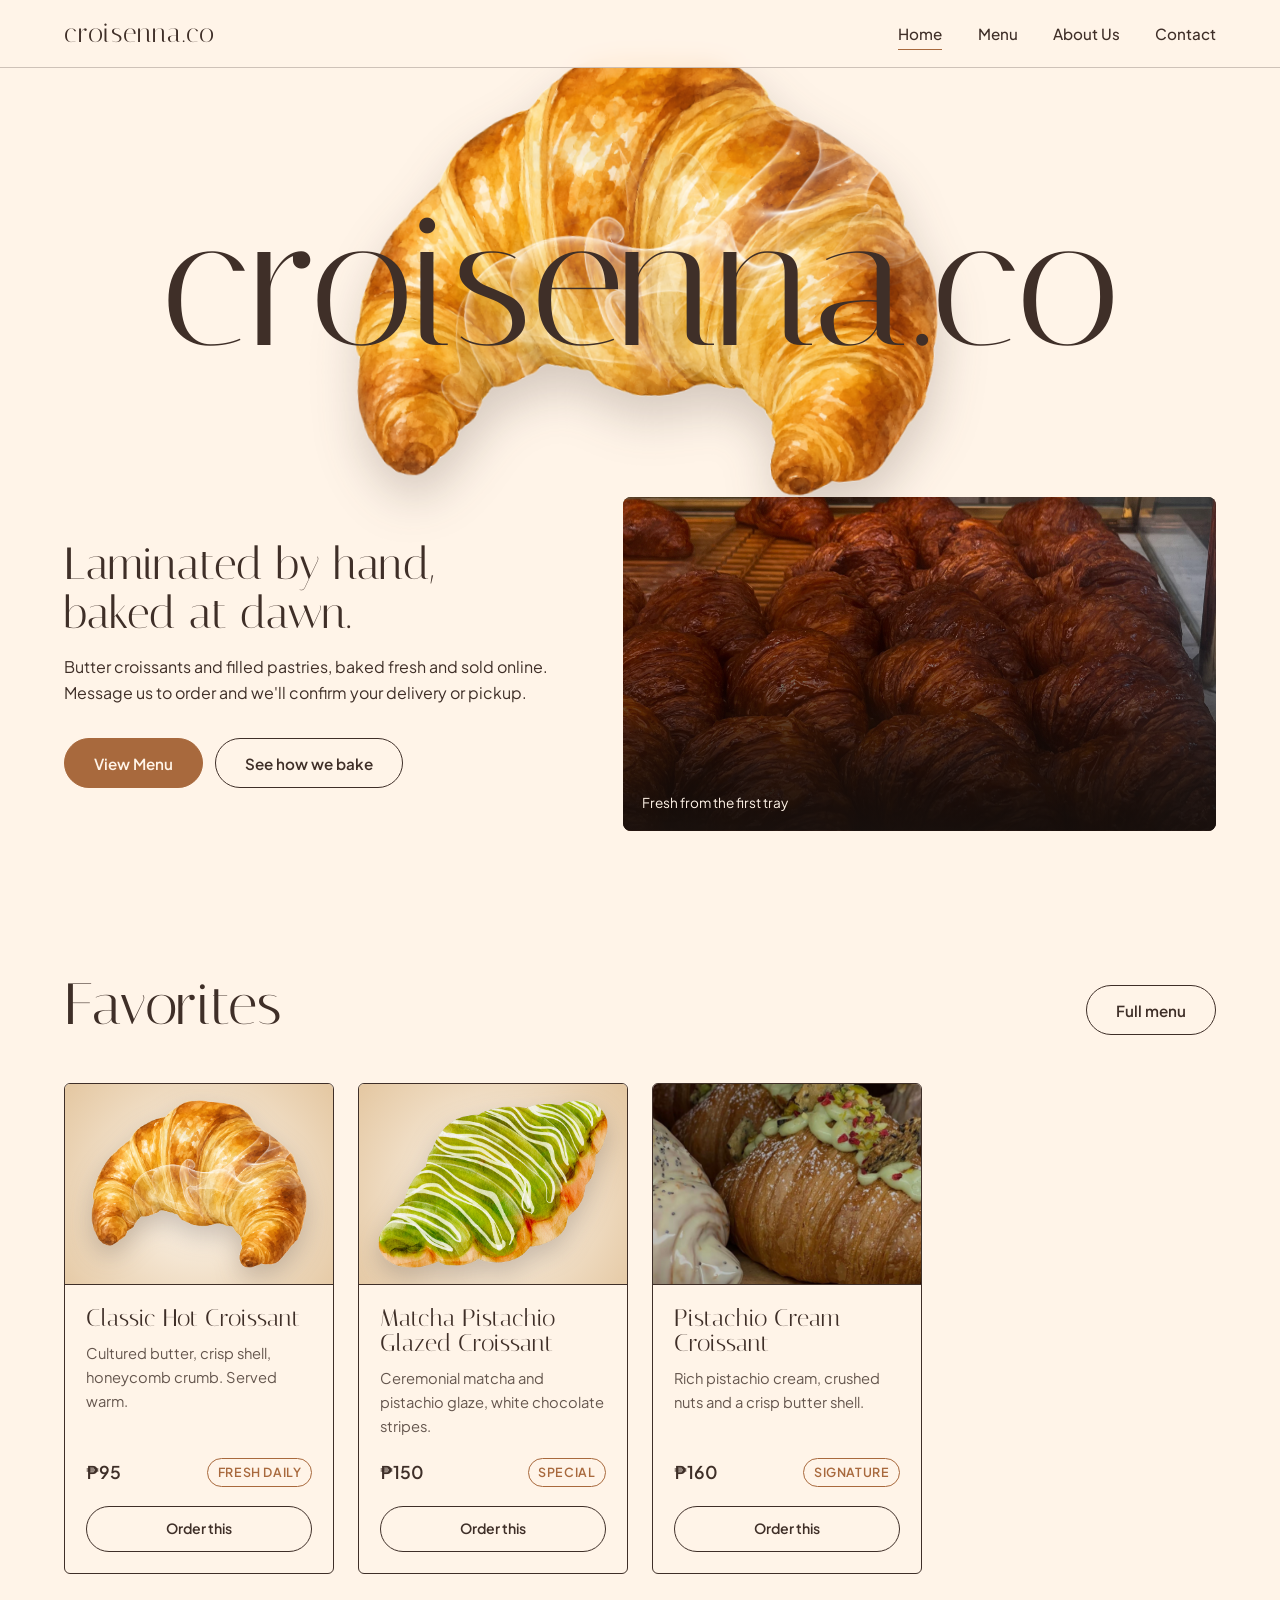
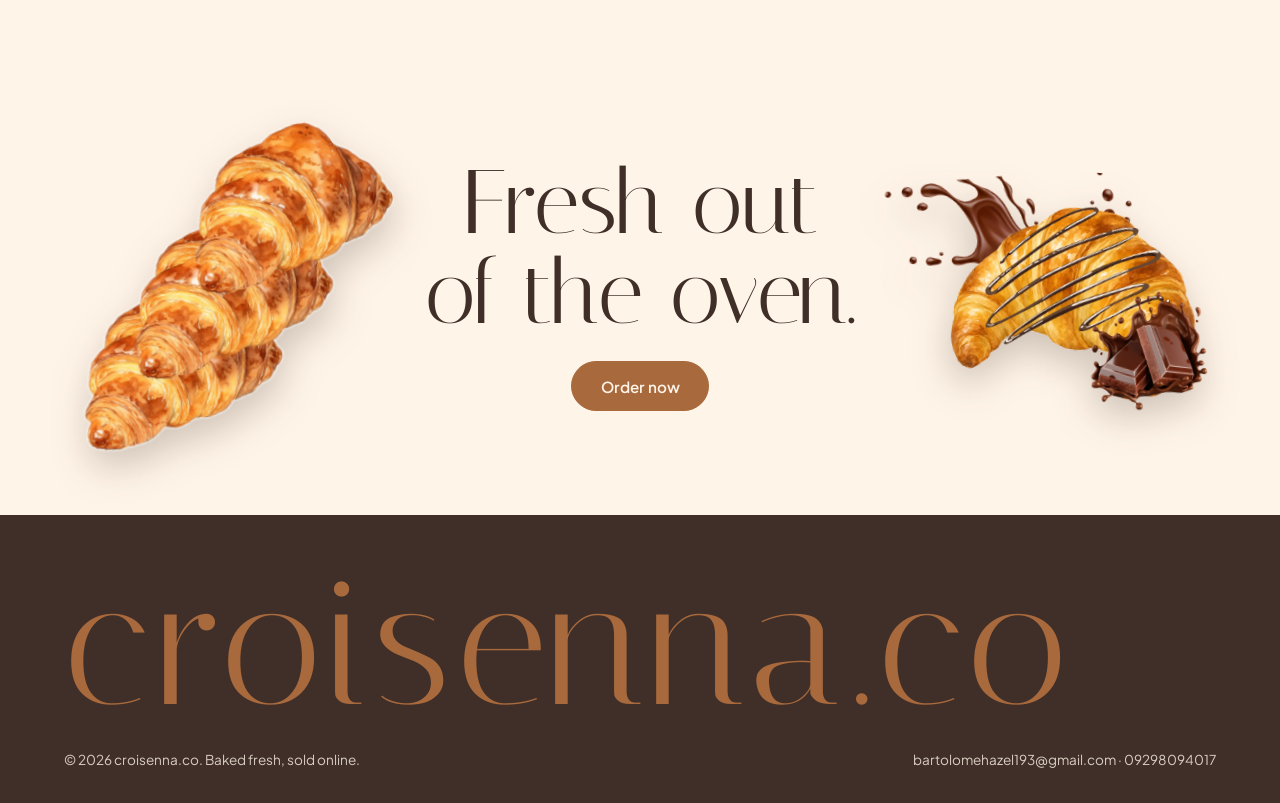
<file: index.html>
<!DOCTYPE html>
<html lang="en"><head><meta charset="UTF-8"><meta name="viewport" content="width=device-width, initial-scale=1">
<title>Croissants & pastry — croisenna.co</title><meta name="description" content="croisenna.co bakes laminated croissants and pastries. Order online.">
<link rel="icon" href="data:image/svg+xml,<svg xmlns=%22http://www.w3.org/2000/svg%22 viewBox=%220 0 100 100%22><text y=%22.9em%22 font-size=%2290%22>🥐</text></svg>">
<link rel="preconnect" href="https://fonts.googleapis.com"><link rel="preconnect" href="https://fonts.gstatic.com" crossorigin>
<link href="https://fonts.googleapis.com/css2?family=Italiana&family=Plus+Jakarta+Sans:wght@400;500;600&display=swap" rel="stylesheet">
<link rel="stylesheet" href="style.css"></head>
<body>
<header class="nav"><a href="index.html" class="logo">croisenna.co</a>
<input type="checkbox" id="navtoggle" class="navtoggle" aria-label="Toggle menu">
<label for="navtoggle" class="burger" aria-hidden="true"><span></span><span></span></label>
<nav class="nav__links" aria-label="Main"><a href="index.html" aria-current="page">Home</a><a href="menu.html">Menu</a><a href="about.html">About Us</a><a href="contact.html">Contact</a></nav></header>
<main><section class="hero"><div class="hero__stage"><h1 class="hero__word">croisenna.co</h1><img class="hero__croissant" src="5.png" alt="A warm croissant with steam rising" width="1299" height="1014"></div>
<div class="hero__row"><div><p class="hero__lead">Laminated by hand,<br>baked at dawn.</p><p class="hero__copy">Butter croissants and filled pastries, baked fresh and sold online. Message us to order and we'll confirm your delivery or pickup.</p><div class="hero__cta"><a href="menu.html" class="btn btn--solid">View Menu</a><a href="about.html" class="btn btn--line">See how we bake</a></div></div>
<figure class="hero__media"><img src="1.png" alt="A tray of glossy, deeply baked croissants" width="2268" height="1263"><figcaption>Fresh from the first tray</figcaption></figure></div></section>
<section class="band"><div class="section-head"><h2>Favorites</h2><a href="menu.html" class="btn btn--line">Full menu</a></div><div class="grid"><article class="card" data-c="classic"><div class="card__img"><img src="5.png" alt="Classic Hot Croissant" loading="lazy"></div><div class="card__body"><h3>Classic Hot Croissant</h3><p>Cultured butter, crisp shell, honeycomb crumb. Served warm.</p><div class="card__foot"><span class="price">₱95</span><span class="tag-badge">Fresh Daily</span></div><a class="add" href="mailto:bartolomehazel193@gmail.com?subject=Order%3A%20Classic%20Hot%20Croissant&amp;body=Hi%20Hazel%2C%20I%20would%20like%20to%20order%3A%20Classic%20Hot%20Croissant.%20Quantity%3A%20">Order this</a></div></article><article class="card" data-c="special"><div class="card__img"><img src="3.png" alt="Matcha Pistachio Glazed Croissant" loading="lazy"></div><div class="card__body"><h3>Matcha Pistachio Glazed Croissant</h3><p>Ceremonial matcha and pistachio glaze, white chocolate stripes.</p><div class="card__foot"><span class="price">₱150</span><span class="tag-badge">Special</span></div><a class="add" href="mailto:bartolomehazel193@gmail.com?subject=Order%3A%20Matcha%20Pistachio%20Glazed%20Croissant&amp;body=Hi%20Hazel%2C%20I%20would%20like%20to%20order%3A%20Matcha%20Pistachio%20Glazed%20Croissant.%20Quantity%3A%20">Order this</a></div></article><article class="card" data-c="special"><div class="card__img"><img class="photo" src="1_1.png" alt="Pistachio Cream Croissant" loading="lazy"></div><div class="card__body"><h3>Pistachio Cream Croissant</h3><p>Rich pistachio cream, crushed nuts and a crisp butter shell.</p><div class="card__foot"><span class="price">₱160</span><span class="tag-badge">Signature</span></div><a class="add" href="mailto:bartolomehazel193@gmail.com?subject=Order%3A%20Pistachio%20Cream%20Croissant&amp;body=Hi%20Hazel%2C%20I%20would%20like%20to%20order%3A%20Pistachio%20Cream%20Croissant.%20Quantity%3A%20">Order this</a></div></article></div></section>
<section class="closing"><img class="closing__l" src="2_1.png" alt="Stacked golden croissants"><div><p class="closing__text">Fresh out<br>of the oven.</p><a href="contact.html" class="btn btn--solid">Order now</a></div><img class="closing__r" src="4.png" alt="Chocolate croissant"></section></main>
<footer class="footer"><div class="footer__word" aria-hidden="true">croisenna.co</div>
<div class="footer__row"><p>© 2026 croisenna.co. Baked fresh, sold online.</p><p><a href="mailto:bartolomehazel193@gmail.com">bartolomehazel193@gmail.com</a> · <a href="tel:+639298094017">09298094017</a></p></div></footer>
</body></html>
</file>
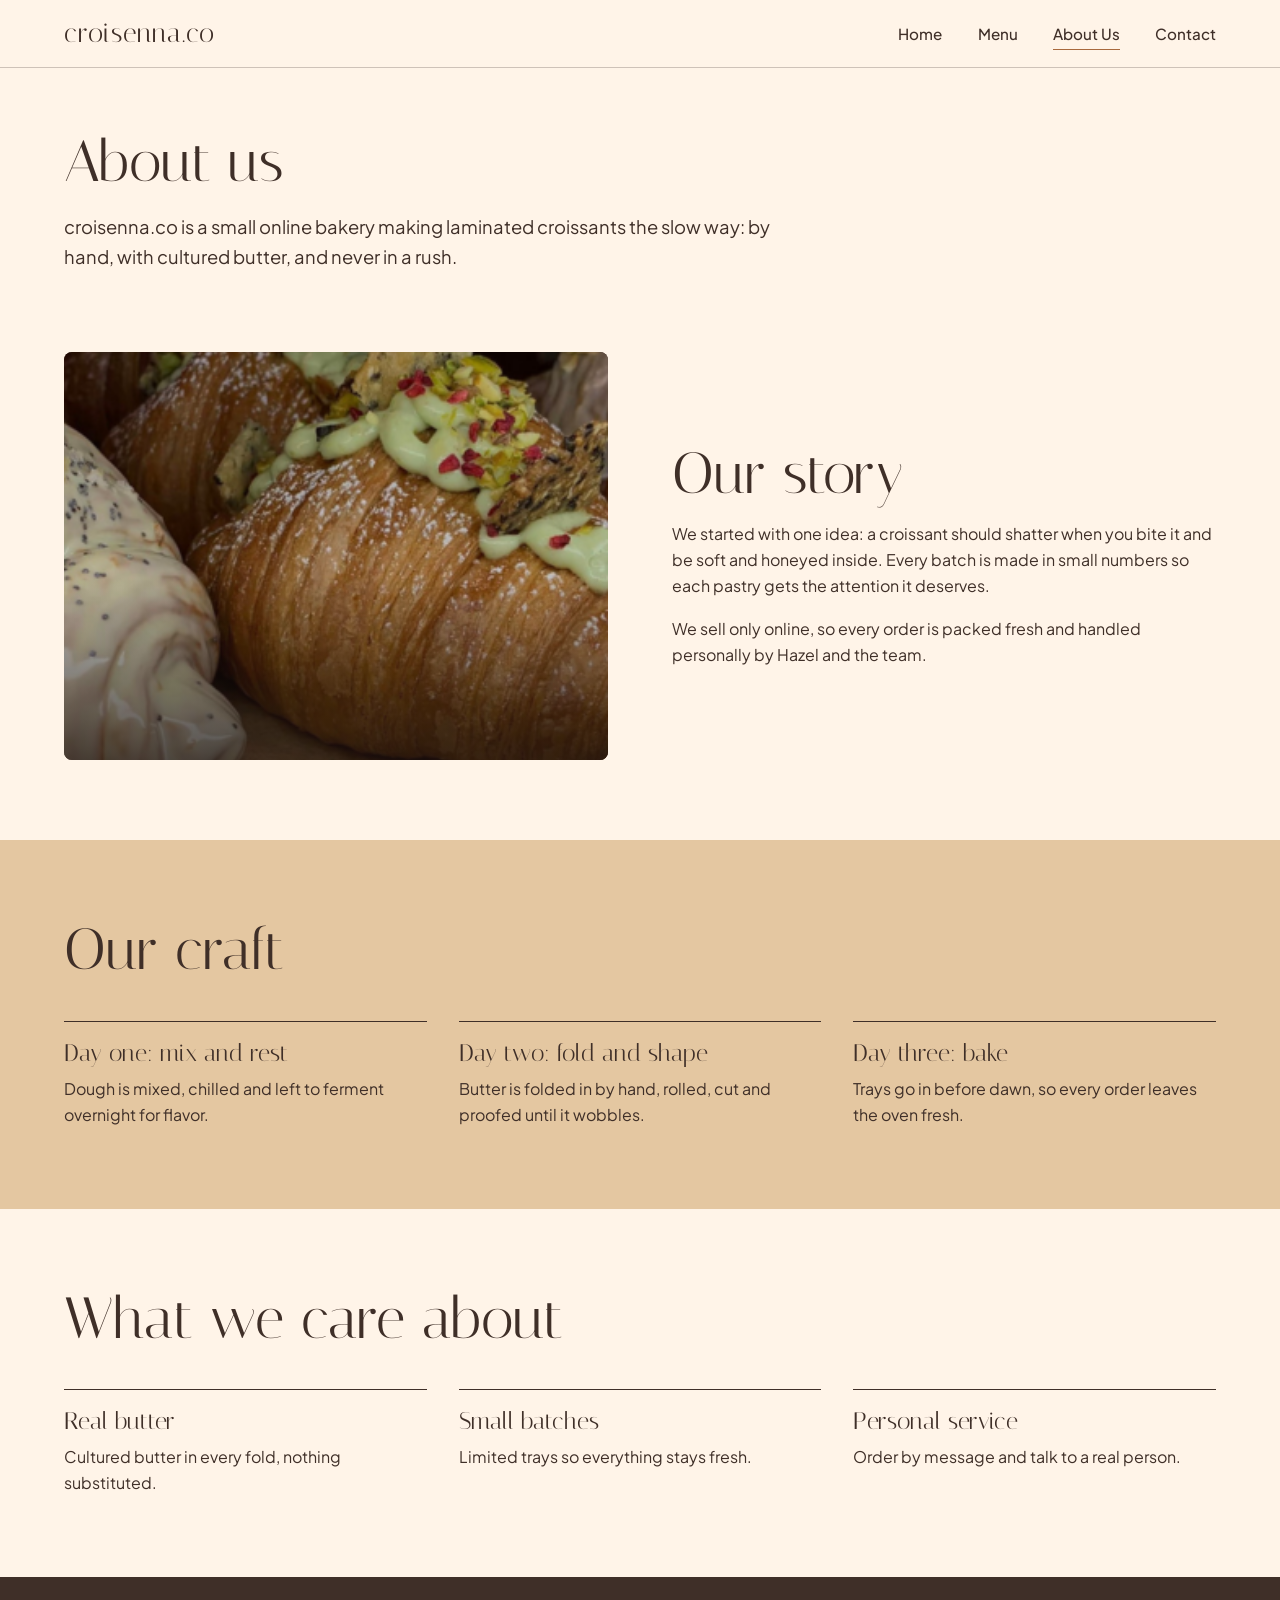
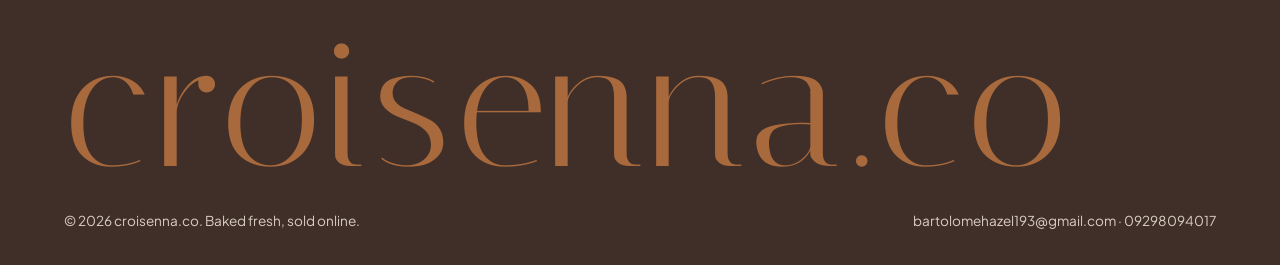
<file: about.html>
<!DOCTYPE html>
<html lang="en"><head><meta charset="UTF-8"><meta name="viewport" content="width=device-width, initial-scale=1">
<title>About Us — croisenna.co</title><meta name="description" content="The story and craft behind croisenna.co.">
<link rel="icon" href="data:image/svg+xml,<svg xmlns=%22http://www.w3.org/2000/svg%22 viewBox=%220 0 100 100%22><text y=%22.9em%22 font-size=%2290%22>🥐</text></svg>">
<link rel="preconnect" href="https://fonts.googleapis.com"><link rel="preconnect" href="https://fonts.gstatic.com" crossorigin>
<link href="https://fonts.googleapis.com/css2?family=Italiana&family=Plus+Jakarta+Sans:wght@400;500;600&display=swap" rel="stylesheet">
<link rel="stylesheet" href="style.css"></head>
<body>
<header class="nav"><a href="index.html" class="logo">croisenna.co</a>
<input type="checkbox" id="navtoggle" class="navtoggle" aria-label="Toggle menu">
<label for="navtoggle" class="burger" aria-hidden="true"><span></span><span></span></label>
<nav class="nav__links" aria-label="Main"><a href="index.html">Home</a><a href="menu.html">Menu</a><a href="about.html" aria-current="page">About Us</a><a href="contact.html">Contact</a></nav></header>
<main><section class="page-head"><h1 class="h2">About us</h1><p class="lead">croisenna.co is a small online bakery making laminated croissants the slow way: by hand, with cultured butter, and never in a rush.</p></section>
<section class="split"><figure class="hero__media"><img src="1_1.png" alt="Pistachio cream croissants" width="334" height="299"></figure><div><h2>Our story</h2><p>We started with one idea: a croissant should shatter when you bite it and be soft and honeyed inside. Every batch is made in small numbers so each pastry gets the attention it deserves.</p><p>We sell only online, so every order is packed fresh and handled personally by Hazel and the team.</p></div></section>
<section class="band band--tan"><h2>Our craft</h2><ol class="steps"><li><h3>Day one: mix and rest</h3><p>Dough is mixed, chilled and left to ferment overnight for flavor.</p></li><li><h3>Day two: fold and shape</h3><p>Butter is folded in by hand, rolled, cut and proofed until it wobbles.</p></li><li><h3>Day three: bake</h3><p>Trays go in before dawn, so every order leaves the oven fresh.</p></li></ol></section>
<section class="band"><h2>What we care about</h2><ol class="steps"><li><h3>Real butter</h3><p>Cultured butter in every fold, nothing substituted.</p></li><li><h3>Small batches</h3><p>Limited trays so everything stays fresh.</p></li><li><h3>Personal service</h3><p>Order by message and talk to a real person.</p></li></ol></section></main>
<footer class="footer"><div class="footer__word" aria-hidden="true">croisenna.co</div>
<div class="footer__row"><p>© 2026 croisenna.co. Baked fresh, sold online.</p><p><a href="mailto:bartolomehazel193@gmail.com">bartolomehazel193@gmail.com</a> · <a href="tel:+639298094017">09298094017</a></p></div></footer>
</body></html>
</file>
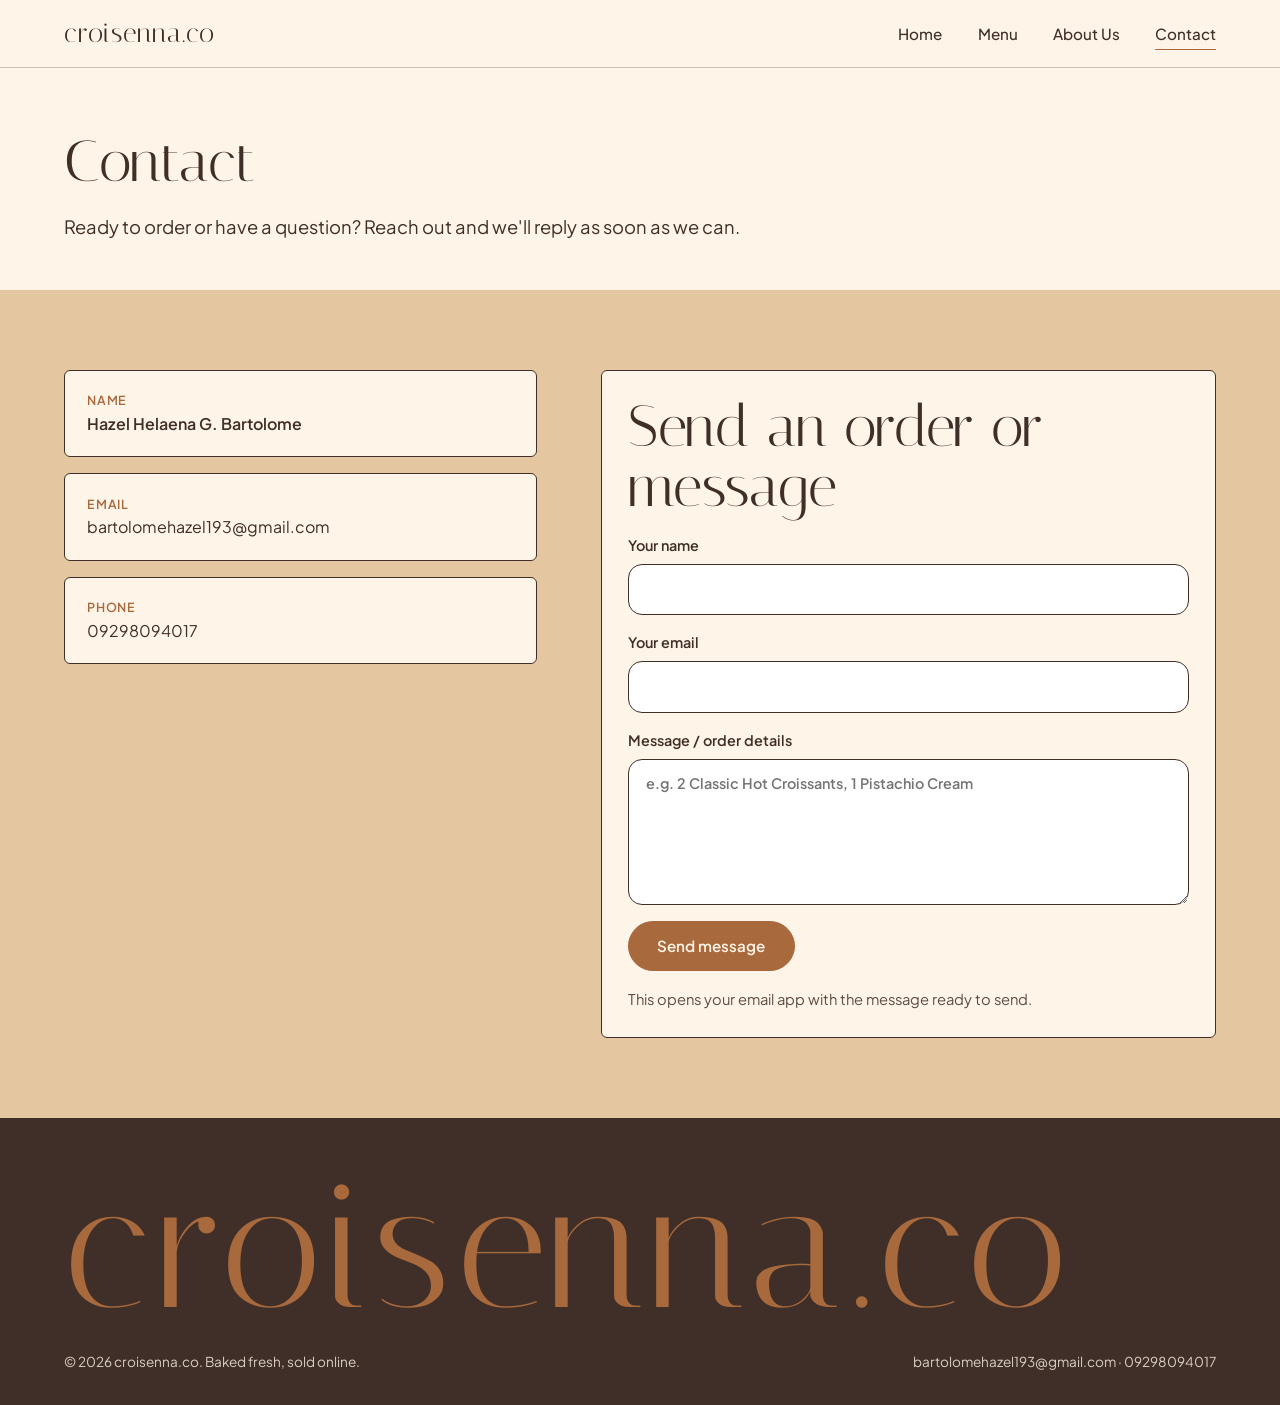
<file: contact.html>
<!DOCTYPE html>
<html lang="en"><head><meta charset="UTF-8"><meta name="viewport" content="width=device-width, initial-scale=1">
<title>Contact — croisenna.co</title><meta name="description" content="Contact croisenna.co to order or ask a question.">
<link rel="icon" href="data:image/svg+xml,<svg xmlns=%22http://www.w3.org/2000/svg%22 viewBox=%220 0 100 100%22><text y=%22.9em%22 font-size=%2290%22>🥐</text></svg>">
<link rel="preconnect" href="https://fonts.googleapis.com"><link rel="preconnect" href="https://fonts.gstatic.com" crossorigin>
<link href="https://fonts.googleapis.com/css2?family=Italiana&family=Plus+Jakarta+Sans:wght@400;500;600&display=swap" rel="stylesheet">
<link rel="stylesheet" href="style.css"></head>
<body>
<header class="nav"><a href="index.html" class="logo">croisenna.co</a>
<input type="checkbox" id="navtoggle" class="navtoggle" aria-label="Toggle menu">
<label for="navtoggle" class="burger" aria-hidden="true"><span></span><span></span></label>
<nav class="nav__links" aria-label="Main"><a href="index.html">Home</a><a href="menu.html">Menu</a><a href="about.html">About Us</a><a href="contact.html" aria-current="page">Contact</a></nav></header>
<main><section class="page-head"><h1 class="h2">Contact</h1><p class="lead">Ready to order or have a question? Reach out and we'll reply as soon as we can.</p></section>
<section class="band band--tan"><div class="contact"><div class="cards"><div class="info"><span>Name</span><strong>Hazel Helaena G. Bartolome</strong></div><div class="info"><span>Email</span><a href="mailto:bartolomehazel193@gmail.com">bartolomehazel193@gmail.com</a></div><div class="info"><span>Phone</span><a href="tel:+639298094017">09298094017</a></div></div>
<form class="form" action="mailto:bartolomehazel193@gmail.com" method="post" enctype="text/plain"><h2>Send an order or message</h2><label>Your name<input name="Name" required autocomplete="name"></label><label>Your email<input type="email" name="Email" required autocomplete="email"></label><label>Message / order details<textarea name="Message" rows="5" required placeholder="e.g. 2 Classic Hot Croissants, 1 Pistachio Cream"></textarea></label><button class="btn btn--solid" type="submit">Send message</button><p class="note">This opens your email app with the message ready to send.</p></form></div></section></main>
<footer class="footer"><div class="footer__word" aria-hidden="true">croisenna.co</div>
<div class="footer__row"><p>© 2026 croisenna.co. Baked fresh, sold online.</p><p><a href="mailto:bartolomehazel193@gmail.com">bartolomehazel193@gmail.com</a> · <a href="tel:+639298094017">09298094017</a></p></div></footer>
</body></html>
</file>
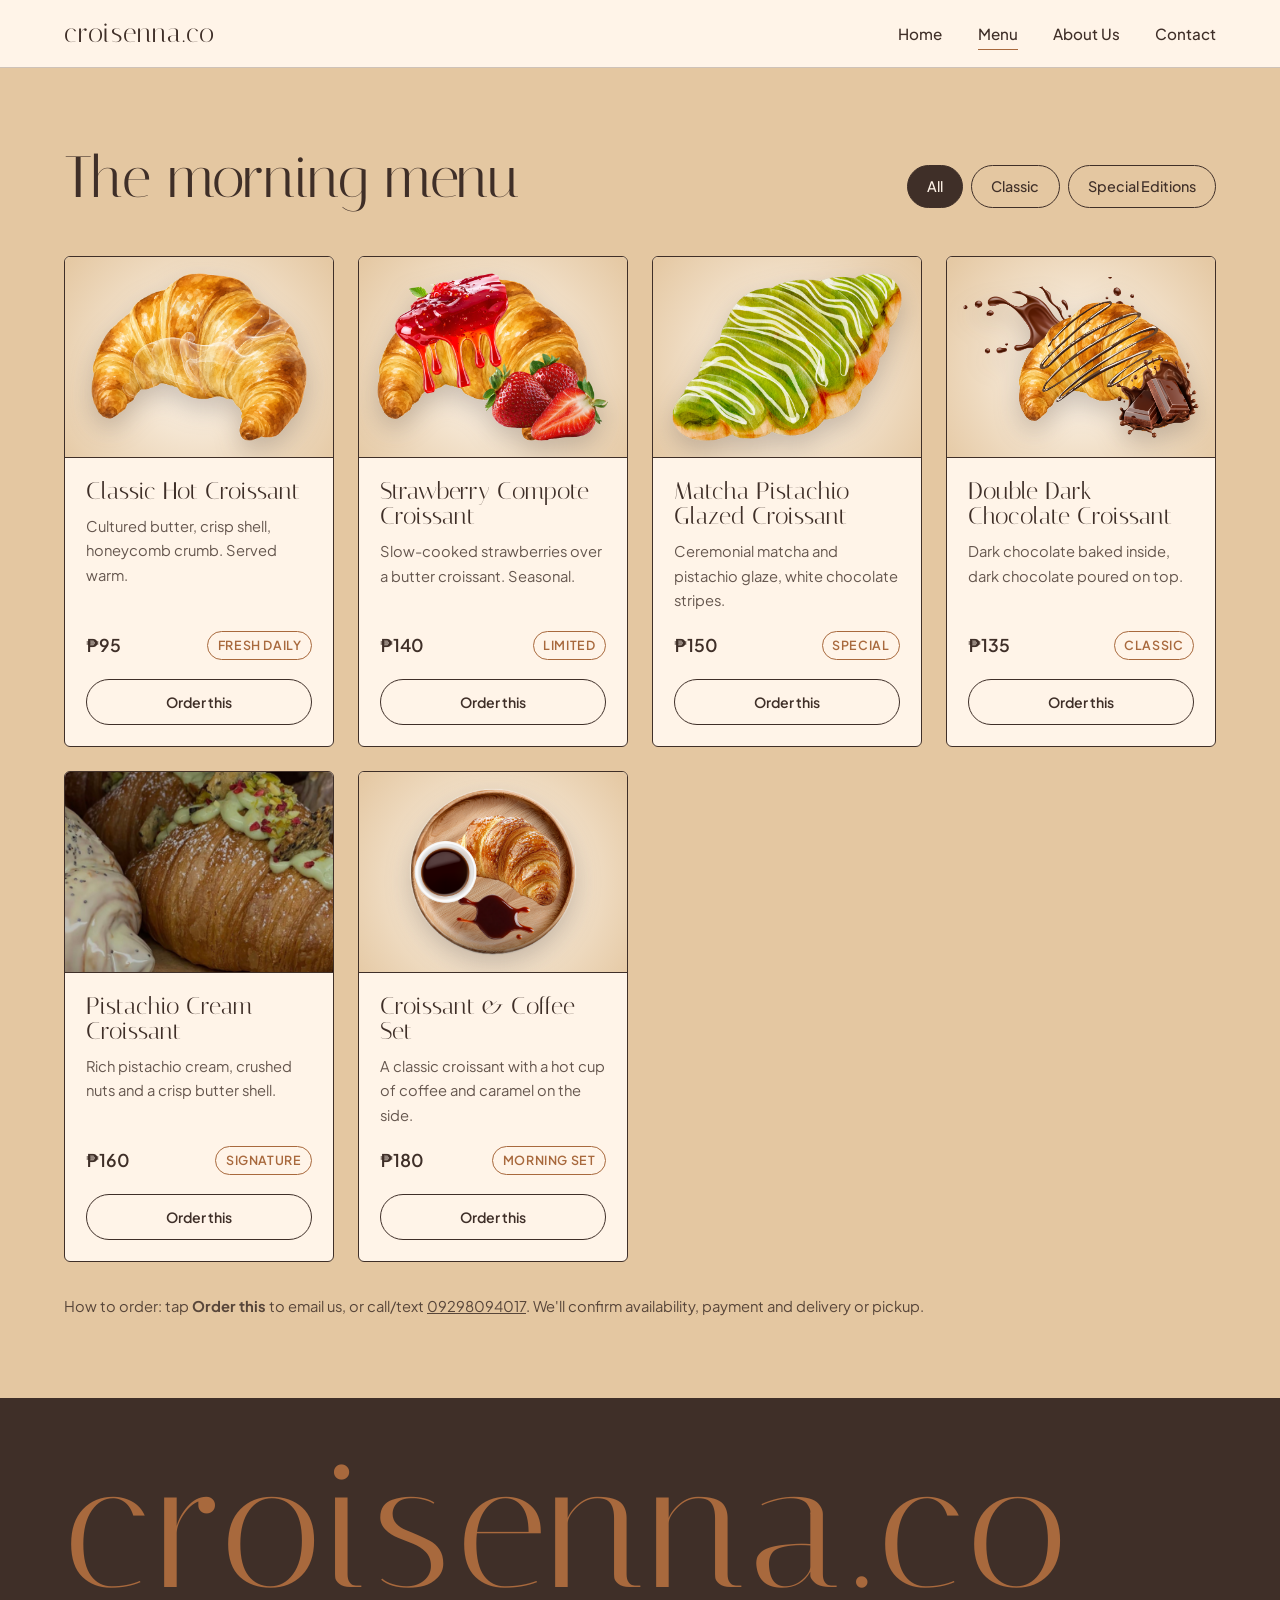
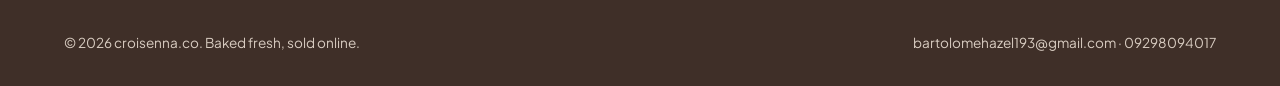
<file: menu.html>
<!DOCTYPE html>
<html lang="en"><head><meta charset="UTF-8"><meta name="viewport" content="width=device-width, initial-scale=1">
<title>Menu — croisenna.co</title><meta name="description" content="Browse the croisenna.co menu: classic and special edition croissants.">
<link rel="icon" href="data:image/svg+xml,<svg xmlns=%22http://www.w3.org/2000/svg%22 viewBox=%220 0 100 100%22><text y=%22.9em%22 font-size=%2290%22>🥐</text></svg>">
<link rel="preconnect" href="https://fonts.googleapis.com"><link rel="preconnect" href="https://fonts.gstatic.com" crossorigin>
<link href="https://fonts.googleapis.com/css2?family=Italiana&family=Plus+Jakarta+Sans:wght@400;500;600&display=swap" rel="stylesheet">
<link rel="stylesheet" href="style.css"></head>
<body>
<header class="nav"><a href="index.html" class="logo">croisenna.co</a>
<input type="checkbox" id="navtoggle" class="navtoggle" aria-label="Toggle menu">
<label for="navtoggle" class="burger" aria-hidden="true"><span></span><span></span></label>
<nav class="nav__links" aria-label="Main"><a href="index.html">Home</a><a href="menu.html" aria-current="page">Menu</a><a href="about.html">About Us</a><a href="contact.html">Contact</a></nav></header>
<main><section class="band band--tan"><div class="filter"><input type="radio" name="f" id="f-all" class="fr" checked><input type="radio" name="f" id="f-classic" class="fr"><input type="radio" name="f" id="f-special" class="fr"><div class="section-head"><h1 class="h2">The morning menu</h1><div class="tabs"><label for="f-all" class="tab">All</label><label for="f-classic" class="tab">Classic</label><label for="f-special" class="tab">Special Editions</label></div></div><div class="grid"><article class="card" data-c="classic"><div class="card__img"><img src="5.png" alt="Classic Hot Croissant" loading="lazy"></div><div class="card__body"><h3>Classic Hot Croissant</h3><p>Cultured butter, crisp shell, honeycomb crumb. Served warm.</p><div class="card__foot"><span class="price">₱95</span><span class="tag-badge">Fresh Daily</span></div><a class="add" href="mailto:bartolomehazel193@gmail.com?subject=Order%3A%20Classic%20Hot%20Croissant&amp;body=Hi%20Hazel%2C%20I%20would%20like%20to%20order%3A%20Classic%20Hot%20Croissant.%20Quantity%3A%20">Order this</a></div></article><article class="card" data-c="special"><div class="card__img"><img src="2.png" alt="Strawberry Compote Croissant" loading="lazy"></div><div class="card__body"><h3>Strawberry Compote Croissant</h3><p>Slow-cooked strawberries over a butter croissant. Seasonal.</p><div class="card__foot"><span class="price">₱140</span><span class="tag-badge">Limited</span></div><a class="add" href="mailto:bartolomehazel193@gmail.com?subject=Order%3A%20Strawberry%20Compote%20Croissant&amp;body=Hi%20Hazel%2C%20I%20would%20like%20to%20order%3A%20Strawberry%20Compote%20Croissant.%20Quantity%3A%20">Order this</a></div></article><article class="card" data-c="special"><div class="card__img"><img src="3.png" alt="Matcha Pistachio Glazed Croissant" loading="lazy"></div><div class="card__body"><h3>Matcha Pistachio Glazed Croissant</h3><p>Ceremonial matcha and pistachio glaze, white chocolate stripes.</p><div class="card__foot"><span class="price">₱150</span><span class="tag-badge">Special</span></div><a class="add" href="mailto:bartolomehazel193@gmail.com?subject=Order%3A%20Matcha%20Pistachio%20Glazed%20Croissant&amp;body=Hi%20Hazel%2C%20I%20would%20like%20to%20order%3A%20Matcha%20Pistachio%20Glazed%20Croissant.%20Quantity%3A%20">Order this</a></div></article><article class="card" data-c="classic"><div class="card__img"><img src="4.png" alt="Double Dark Chocolate Croissant" loading="lazy"></div><div class="card__body"><h3>Double Dark Chocolate Croissant</h3><p>Dark chocolate baked inside, dark chocolate poured on top.</p><div class="card__foot"><span class="price">₱135</span><span class="tag-badge">Classic</span></div><a class="add" href="mailto:bartolomehazel193@gmail.com?subject=Order%3A%20Double%20Dark%20Chocolate%20Croissant&amp;body=Hi%20Hazel%2C%20I%20would%20like%20to%20order%3A%20Double%20Dark%20Chocolate%20Croissant.%20Quantity%3A%20">Order this</a></div></article><article class="card" data-c="special"><div class="card__img"><img class="photo" src="1_1.png" alt="Pistachio Cream Croissant" loading="lazy"></div><div class="card__body"><h3>Pistachio Cream Croissant</h3><p>Rich pistachio cream, crushed nuts and a crisp butter shell.</p><div class="card__foot"><span class="price">₱160</span><span class="tag-badge">Signature</span></div><a class="add" href="mailto:bartolomehazel193@gmail.com?subject=Order%3A%20Pistachio%20Cream%20Croissant&amp;body=Hi%20Hazel%2C%20I%20would%20like%20to%20order%3A%20Pistachio%20Cream%20Croissant.%20Quantity%3A%20">Order this</a></div></article><article class="card" data-c="classic"><div class="card__img"><img src="3_1.png" alt="Croissant and Coffee Set" loading="lazy"></div><div class="card__body"><h3>Croissant &amp; Coffee Set</h3><p>A classic croissant with a hot cup of coffee and caramel on the side.</p><div class="card__foot"><span class="price">₱180</span><span class="tag-badge">Morning Set</span></div><a class="add" href="mailto:bartolomehazel193@gmail.com?subject=Order%3A%20Croissant%20%26%20Coffee%20Set&amp;body=Hi%20Hazel%2C%20I%20would%20like%20to%20order%3A%20Croissant%20%26%20Coffee%20Set.%20Quantity%3A%20">Order this</a></div></article></div></div>
<p class="note">How to order: tap <strong>Order this</strong> to email us, or call/text <a href="tel:+639298094017">09298094017</a>. We'll confirm availability, payment and delivery or pickup.</p></section></main>
<footer class="footer"><div class="footer__word" aria-hidden="true">croisenna.co</div>
<div class="footer__row"><p>© 2026 croisenna.co. Baked fresh, sold online.</p><p><a href="mailto:bartolomehazel193@gmail.com">bartolomehazel193@gmail.com</a> · <a href="tel:+639298094017">09298094017</a></p></div></footer>
</body></html>
</file>
<file: style.css>
:root{--cream:#FFF4E8;--tan:#E4C7A1;--caramel:#A8693D;--espresso:#3F2F28;--serif:'Italiana',serif;--sans:'Plus Jakarta Sans',system-ui,sans-serif;--pad:clamp(1.25rem,5vw,4rem);--nav-h:68px}
*,*::before,*::after{box-sizing:border-box;margin:0;padding:0}
html{scroll-behavior:smooth}
body{background:var(--cream);color:var(--espresso);font:400 1rem/1.65 var(--sans);-webkit-font-smoothing:antialiased}
img{display:block;max-width:100%;height:auto}
a{color:inherit;text-decoration:none}
h1,h2,h3{font-family:var(--serif);font-weight:400;line-height:1.05}
h2,.h2{font-family:var(--serif);font-weight:400;line-height:1.05;font-size:clamp(2.2rem,5vw,3.6rem)}
h3{font-size:1.5rem}
p+p{margin-top:1rem}
:focus-visible{outline:2px solid var(--caramel);outline-offset:3px}
main{padding-top:var(--nav-h)}
/* Nav (CSS-only mobile menu) */
.nav{position:fixed;inset:0 0 auto;height:var(--nav-h);z-index:50;display:flex;align-items:center;justify-content:space-between;padding:0 var(--pad);background:rgba(255,244,232,.94);backdrop-filter:blur(8px);border-bottom:1px solid rgba(63,47,40,.25)}
.logo{font-family:var(--serif);font-size:1.7rem;letter-spacing:.04em}
.nav__links{display:flex;gap:2.2rem;font-size:.95rem;font-weight:500}
.nav__links a{position:relative;padding:.25rem 0}
.nav__links a::after{content:"";position:absolute;left:0;bottom:0;width:100%;height:1px;background:var(--caramel);transform:scaleX(0);transform-origin:left;transition:transform .3s}
.nav__links a:hover::after,.nav__links a[aria-current]::after{transform:scaleX(1)}
.navtoggle{position:absolute;opacity:0;pointer-events:none}
.burger{display:none;width:40px;height:40px;position:relative;cursor:pointer}
.burger span{position:absolute;left:9px;right:9px;height:1.5px;background:var(--espresso);transition:transform .3s,top .3s}
.burger span:first-child{top:15px}.burger span:last-child{top:24px}
.navtoggle:checked~.burger span:first-child{top:19px;transform:rotate(45deg)}
.navtoggle:checked~.burger span:last-child{top:19px;transform:rotate(-45deg)}
.navtoggle:focus-visible~.burger{outline:2px solid var(--caramel)}
/* Buttons */
.btn{display:inline-block;padding:.9rem 1.8rem;border:1px solid var(--espresso);border-radius:99px;font:600 .95rem var(--sans);cursor:pointer;transition:background .25s,color .25s,border-color .25s}
.btn--solid{background:var(--caramel);border-color:var(--caramel);color:var(--cream)}
.btn--solid:hover{background:var(--espresso);border-color:var(--espresso)}
.btn--line{background:none;color:var(--espresso)}.btn--line:hover{background:var(--espresso);color:var(--cream)}
/* Hero */
.hero{padding:2rem var(--pad) 4rem}
.hero__stage{position:relative;display:grid;place-items:center;padding:clamp(2.5rem,7vw,6rem) 0}
.hero__word{position:relative;z-index:1;font-size:clamp(3rem,14.5vw,13rem);line-height:1;white-space:nowrap}
.hero__croissant{position:absolute;z-index:0;left:50%;top:50%;width:clamp(240px,46vw,680px);transform:translate(-50%,-50%) rotate(-6deg);pointer-events:none;filter:drop-shadow(0 22px 24px rgba(63,47,40,.22));animation:float 6s ease-in-out infinite}
@keyframes float{50%{transform:translate(-50%,-53%) rotate(-3deg)}}
.hero__row{display:grid;grid-template-columns:1fr 1.2fr;gap:clamp(2rem,5vw,4rem);align-items:center;margin-top:2rem}
.hero__lead{font-family:var(--serif);font-size:clamp(1.8rem,3.5vw,2.8rem);line-height:1.1;margin-bottom:1rem}
.hero__copy{max-width:44ch;margin-bottom:2rem}
.hero__cta{display:flex;flex-wrap:wrap;gap:.8rem}
.hero__media{position:relative;aspect-ratio:16/9;border-radius:8px;overflow:hidden;background:var(--espresso)}
.hero__media img{position:absolute;inset:0;width:100%;height:100%;object-fit:cover}
.hero__media::after{content:"";position:absolute;inset:55% 0 0;background:linear-gradient(transparent,rgba(30,20,16,.65))}
.hero__media figcaption{position:absolute;z-index:1;left:1.2rem;bottom:1rem;color:var(--cream);font-size:.85rem}
/* Sections */
.band{padding:5rem var(--pad)}.band--tan{background:var(--tan)}
.section-head{display:flex;flex-wrap:wrap;gap:1.5rem;justify-content:space-between;align-items:flex-end;margin-bottom:3rem}
.band>h2{margin-bottom:2.5rem}
.page-head{padding:4rem var(--pad) 3rem}
.lead{max-width:56ch;margin-top:1.2rem;font-size:1.15rem}
.note{margin-top:2rem;font-size:.92rem;opacity:.85}
.note a{text-decoration:underline}
/* Menu filter (CSS-only radios) */
.fr{position:absolute;opacity:0;pointer-events:none}
.tabs{display:flex;gap:.5rem;flex-wrap:wrap}
.tab{padding:.55rem 1.2rem;border:1px solid var(--espresso);border-radius:99px;font-size:.9rem;font-weight:500;cursor:pointer;transition:background .25s,color .25s}
.tab:hover{background:rgba(63,47,40,.1)}
#f-all:checked~.section-head [for=f-all],#f-classic:checked~.section-head [for=f-classic],#f-special:checked~.section-head [for=f-special]{background:var(--espresso);color:var(--cream)}
.fr:focus-visible~.section-head .tab{outline:2px solid var(--caramel);outline-offset:2px}
#f-classic:checked~.grid [data-c=special],#f-special:checked~.grid [data-c=classic]{display:none}
.grid{display:grid;grid-template-columns:repeat(auto-fill,minmax(250px,1fr));gap:1.5rem}
.card{background:var(--cream);border:1px solid var(--espresso);border-radius:6px;overflow:hidden;display:flex;flex-direction:column;animation:show .5s both;transition:transform .3s,box-shadow .3s}
@keyframes show{from{opacity:0;transform:translateY(10px)}}
.card:hover{transform:translateY(-4px);box-shadow:0 14px 28px rgba(63,47,40,.18)}
.card__img{aspect-ratio:4/3;overflow:hidden;padding:1rem;background:radial-gradient(circle at 50% 55%,#fff9f1,var(--tan));border-bottom:1px solid var(--espresso)}
.card__img img{width:100%;height:100%;object-fit:contain;filter:drop-shadow(0 10px 12px rgba(63,47,40,.25));transition:transform .6s}
.card__img:has(.photo){padding:0}.card__img .photo{object-fit:cover;filter:none}
.card:hover .card__img img{transform:scale(1.06)}
.card__body{padding:1.3rem;display:flex;flex-direction:column;gap:.6rem;flex:1}
.card__body p{font-size:.92rem;opacity:.8;flex:1;margin:0}
.card__foot{display:flex;justify-content:space-between;align-items:center;margin-top:.6rem}
.price{font-weight:600;font-size:1.1rem}
.tag-badge{font-size:.78rem;font-weight:600;text-transform:uppercase;letter-spacing:.05em;color:var(--caramel);padding:.2rem .6rem;border:1px solid var(--caramel);border-radius:50px}
.add{margin-top:.6rem;text-align:center;padding:.65rem;border:1px solid var(--espresso);border-radius:99px;font-size:.88rem;font-weight:600;transition:background .25s,color .25s}
.add:hover{background:var(--espresso);color:var(--cream)}
/* About */
.steps{list-style:none;display:grid;grid-template-columns:repeat(3,1fr);gap:2rem}
.steps li{border-top:1px solid var(--espresso);padding-top:1.2rem}
.steps p{margin-top:.6rem;max-width:34ch}
.split{display:grid;grid-template-columns:1fr 1fr;gap:clamp(2rem,5vw,4rem);align-items:center;padding:2rem var(--pad) 5rem}
.split h2{margin-bottom:1rem}.split .hero__media{aspect-ratio:4/3}
/* Contact */
.contact{display:grid;grid-template-columns:1fr 1.3fr;gap:clamp(2rem,5vw,4rem);align-items:start}
.cards{display:grid;gap:1rem}
.info{background:var(--cream);border:1px solid var(--espresso);border-radius:6px;padding:1.2rem 1.4rem;display:flex;flex-direction:column;word-break:break-word}
.info span{font-size:.78rem;font-weight:600;text-transform:uppercase;letter-spacing:.05em;color:var(--caramel)}
.info strong{font-weight:600}.info a:hover{text-decoration:underline}
.form{background:var(--cream);border:1px solid var(--espresso);border-radius:6px;padding:1.6rem;display:grid;gap:1rem}
.form label{display:grid;gap:.4rem;font-weight:600;font-size:.9rem}
.form input,.form textarea{font:inherit;color:inherit;padding:.8rem 1.1rem;border:1px solid var(--espresso);border-radius:14px;background:#fff;width:100%}
.form button{justify-self:start}.form .note{margin:0}
/* Closing + footer */
.closing{display:grid;grid-template-columns:1fr auto 1fr;align-items:center;gap:1rem;padding:5rem var(--pad);overflow:hidden;text-align:center}
.closing__text{font-family:var(--serif);font-size:clamp(2.6rem,7vw,6rem);line-height:1;margin-bottom:1.5rem}
.closing img{width:100%;max-width:340px;filter:drop-shadow(0 16px 18px rgba(63,47,40,.25))}
.closing__l{justify-self:start;transform:rotate(-8deg)}.closing__r{justify-self:end;transform:rotate(6deg)}
.footer{background:var(--espresso);color:var(--cream);padding:3rem var(--pad) 2rem;overflow:hidden}
.footer__word{font-family:var(--serif);font-size:clamp(2.6rem,14vw,14rem);line-height:.9;white-space:nowrap;color:var(--caramel);letter-spacing:.04em;margin-bottom:1.5rem}
.footer__row{display:flex;flex-wrap:wrap;gap:.5rem 2rem;justify-content:space-between;font-size:.85rem}
.footer__row p{opacity:.8;margin:0}.footer a:hover{text-decoration:underline}
/* Responsive */
@media(max-width:900px){.hero__row,.split,.contact,.steps{grid-template-columns:1fr}}
@media(max-width:720px){
.burger{display:block}
.nav__links{position:fixed;top:var(--nav-h);left:0;right:0;flex-direction:column;gap:0;background:var(--cream);border-bottom:1px solid var(--espresso);padding:.5rem var(--pad) 1.5rem;transform:translateY(-120%);visibility:hidden;transition:transform .35s,visibility .35s;z-index:-1}
.navtoggle:checked~.nav__links{transform:none;visibility:visible}
.nav__links a{padding:1rem 0;font-size:1.1rem;border-bottom:1px solid var(--tan)}
.closing{grid-template-columns:1fr}.closing img{max-width:200px;justify-self:center}}
@media(prefers-reduced-motion:reduce){*,*::before,*::after{animation:none!important;transition:none!important;scroll-behavior:auto!important}}
</file>
